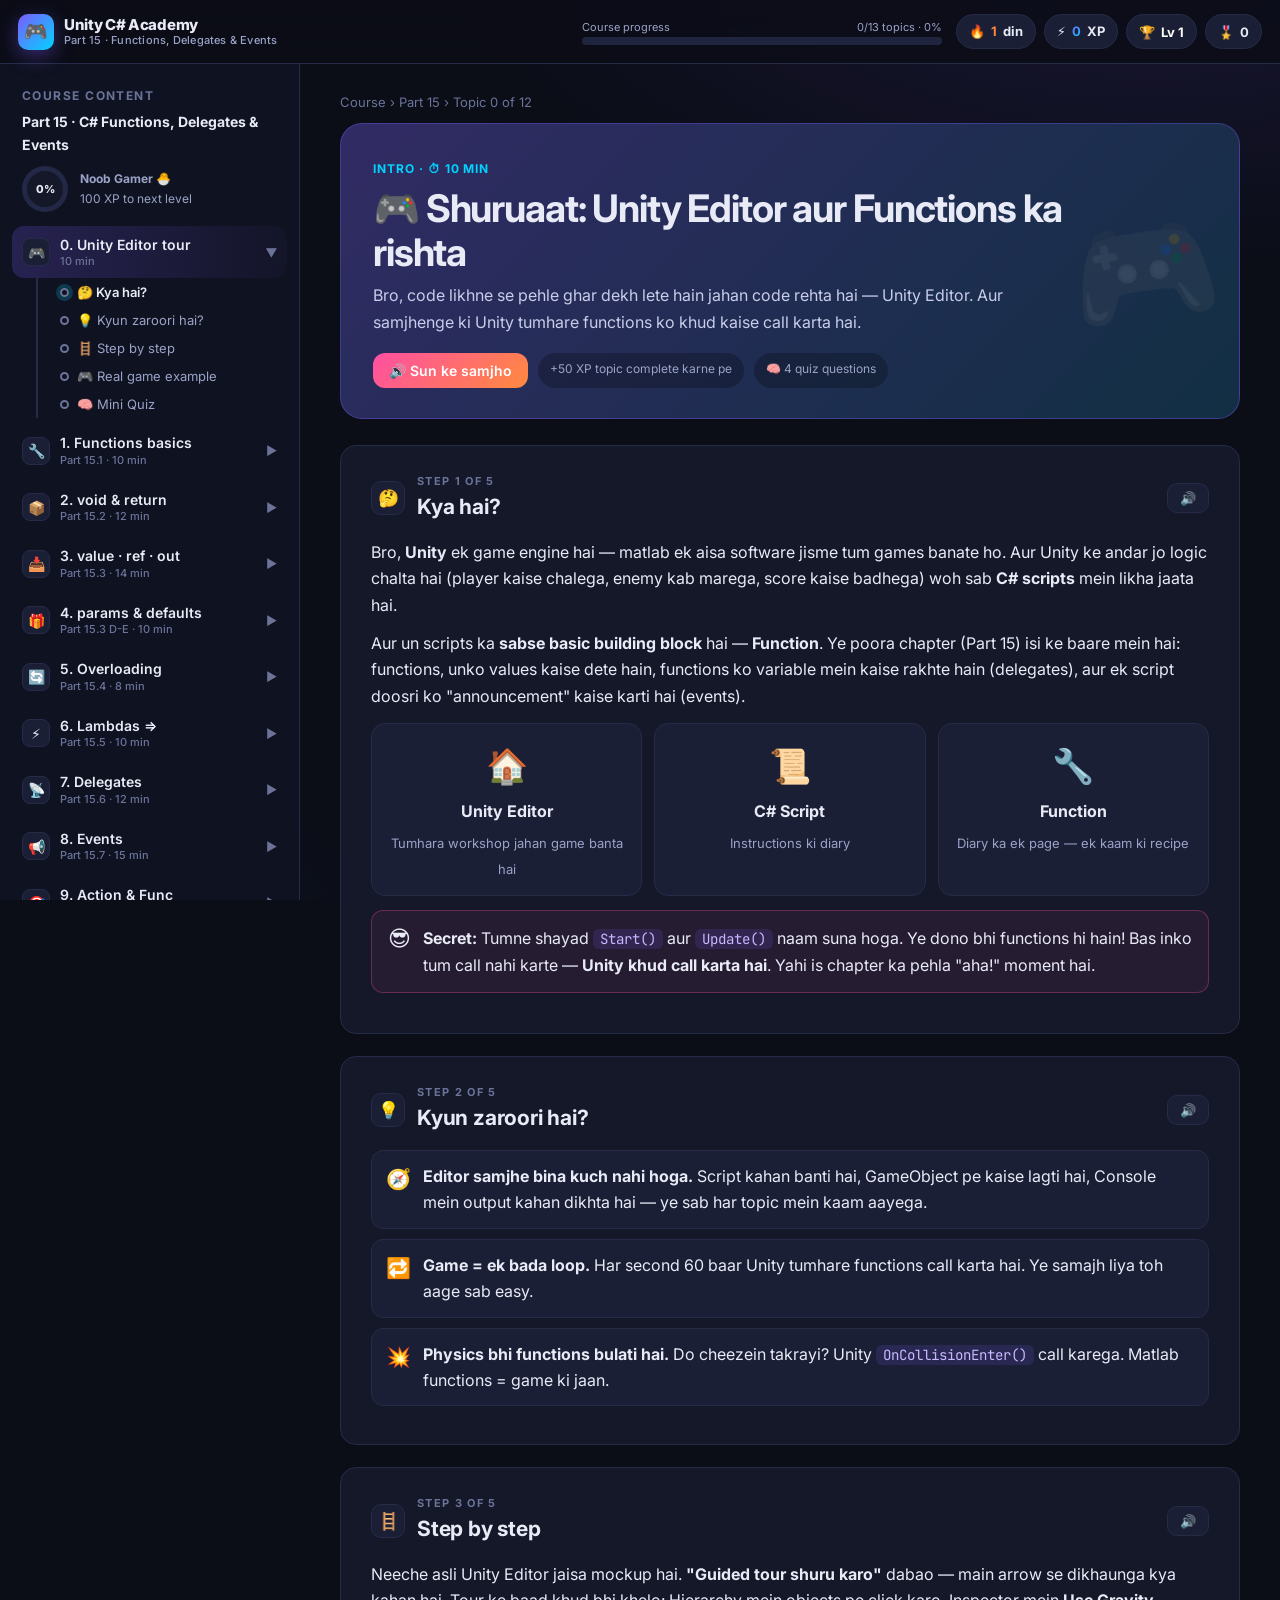
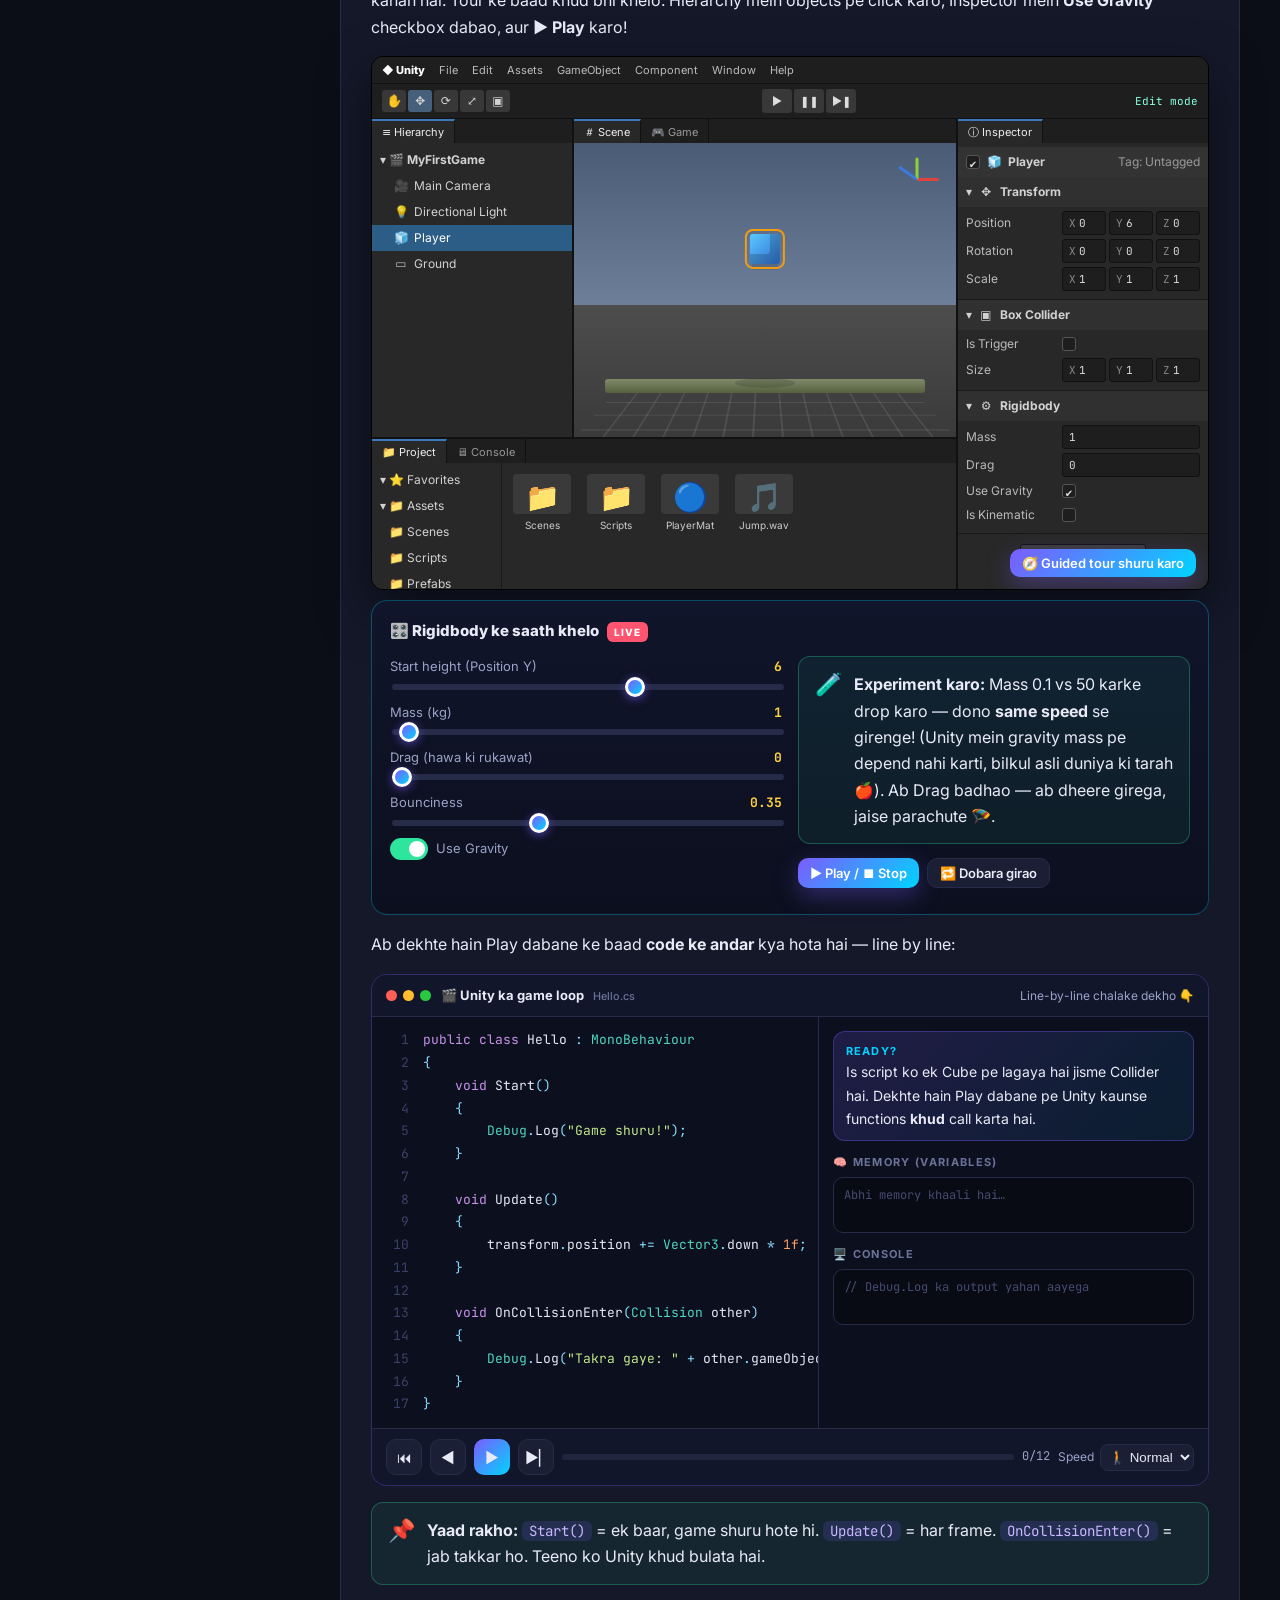
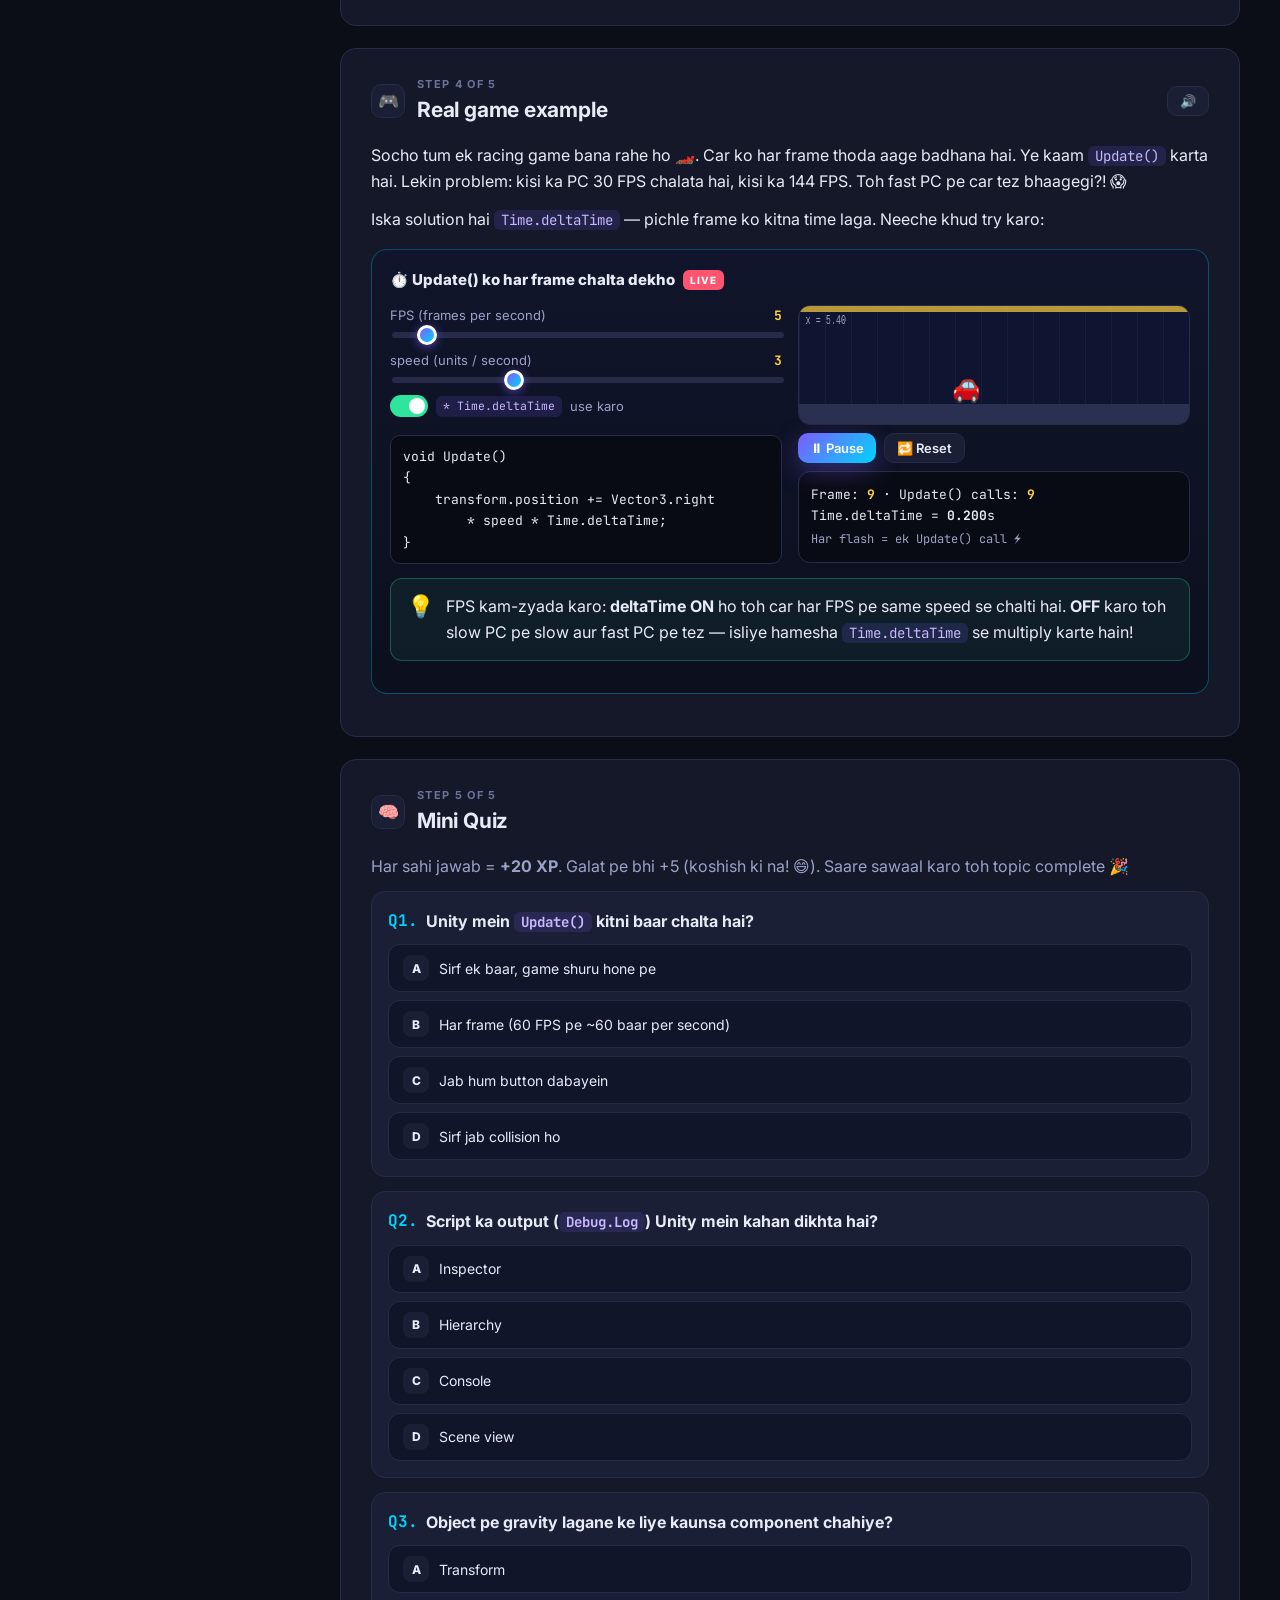
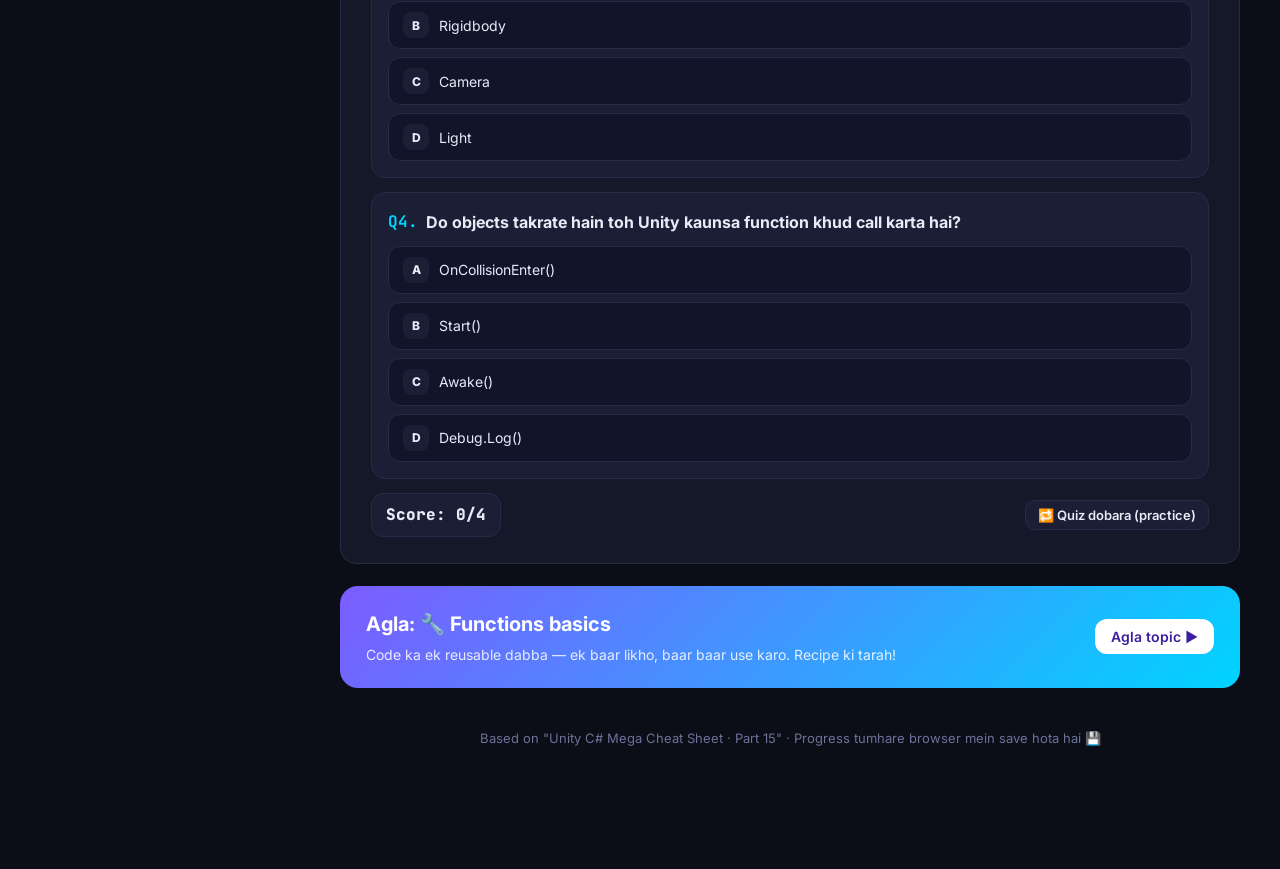
<file: index.html>
<!doctype html>
<html lang="hi-Latn">
<head>
  <meta charset="utf-8">
  <meta name="viewport" content="width=device-width, initial-scale=1">
  <title>Unity C# Functions, Delegates &amp; Events — Interactive Course</title>
  <meta name="description" content="Part 15: C# Functions, Delegates & Events — Hinglish mein animated, interactive Unity course. Beginner friendly.">
  <meta name="theme-color" content="#0b0d17">
  <link rel="icon" href="data:image/svg+xml,<svg xmlns='http://www.w3.org/2000/svg' viewBox='0 0 100 100'><text y='.9em' font-size='90'>🎮</text></svg>">
  <link rel="preconnect" href="https://fonts.googleapis.com">
  <link rel="preconnect" href="https://fonts.gstatic.com" crossorigin>
  <link href="https://fonts.googleapis.com/css2?family=Inter:wght@400;500;600;700;800;900&family=JetBrains+Mono:wght@400;700&display=swap" rel="stylesheet">
  <link rel="stylesheet" href="css/style.css">
</head>
<body>
  <header class="topbar">
    <button class="burger" id="burger" aria-label="Topics menu kholo">☰</button>
    <div class="brand">
      <div class="logo">🎮</div>
      <div class="t">Unity C# Academy<small>Part 15 · Functions, Delegates &amp; Events</small></div>
    </div>
    <div class="top-progress">
      <div class="lbl"><span>Course progress</span><span id="topPct">0%</span></div>
      <div class="bar"><i id="topBar"></i></div>
    </div>
    <div class="stats">
      <div class="chip streak" id="chipStreak" title="Daily streak">🔥 <b id="streakN">0</b><span class="txt">din</span></div>
      <div class="chip xp" id="chipXp" title="XP points">⚡ <b id="xpN">0</b><span class="txt">XP</span></div>
      <button class="chip lvl" id="chipLvl" title="Level details">🏆 <span>Lv <b id="lvlN">1</b></span></button>
      <button class="chip badges-btn" id="chipBadges" title="Badges">🎖️ <b id="badgeN">0</b></button>
    </div>
  </header>

  <nav class="sidebar" id="sidebar" aria-label="Course topics"></nav>
  <div class="scrim" id="scrim"></div>

  <main class="main" id="main"></main>

  <div class="toast-wrap" id="toasts"></div>
  <canvas id="confetti"></canvas>
  <div class="modal-bg" id="modalBg"><div class="modal" id="modal"></div></div>

  <script src="js/engine.js"></script>
  <script src="js/editor.js"></script>
  <script src="js/anims.js"></script>
  <script src="js/demos.js"></script>
  <script src="js/content.js"></script>
  <script src="js/app.js"></script>
</body>
</html>
</file>
<file: css/style.css>
/* ============ THEME ============ */
:root {
  --bg: #0b0d17;
  --bg2: #11142200;
  --panel: #141829;
  --panel2: #1a1f35;
  --line: #262c48;
  --text: #e8eaf6;
  --muted: #9aa3c7;
  --dim: #6b7399;
  --accent: #7c5cff;
  --accent2: #00d4ff;
  --pink: #ff4fa3;
  --green: #2ee59d;
  --yellow: #ffd23f;
  --orange: #ff8a3d;
  --red: #ff5470;
  --grad: linear-gradient(135deg, #7c5cff 0%, #00d4ff 100%);
  --grad2: linear-gradient(135deg, #ff4fa3 0%, #ff8a3d 100%);
  --grad3: linear-gradient(135deg, #2ee59d 0%, #00d4ff 100%);
  --radius: 16px;
  --sidebar: 300px;
  --top: 64px;
  --mono: "JetBrains Mono", ui-monospace, SFMono-Regular, Menlo, Consolas, monospace;
  --sans: "Inter", system-ui, -apple-system, "Segoe UI", Roboto, sans-serif;
  color-scheme: dark;
}
* { box-sizing: border-box; }
html { scroll-behavior: smooth; }
body {
  margin: 0; background: var(--bg); color: var(--text); font-family: var(--sans);
  font-size: 16px; line-height: 1.65; -webkit-font-smoothing: antialiased;
  background-image:
    radial-gradient(1200px 600px at 90% -10%, rgba(124,92,255,.14), transparent 60%),
    radial-gradient(900px 500px at -10% 110%, rgba(0,212,255,.08), transparent 60%);
  background-attachment: fixed;
}
a { color: var(--accent2); }
button { font-family: inherit; cursor: pointer; }
code, .mono { font-family: var(--mono); }
:not(pre) > code {
  background: rgba(124,92,255,.15); color: #c9b8ff; padding: 1px 7px; border-radius: 6px; font-size: .88em;
}
::selection { background: rgba(124,92,255,.45); }
::-webkit-scrollbar { width: 10px; height: 10px; }
::-webkit-scrollbar-thumb { background: #2a3050; border-radius: 10px; }
::-webkit-scrollbar-track { background: transparent; }

/* ============ TOP BAR ============ */
.topbar {
  position: fixed; inset: 0 0 auto 0; height: var(--top); z-index: 50;
  display: flex; align-items: center; gap: 14px; padding: 0 18px;
  background: rgba(11,13,23,.82); backdrop-filter: blur(14px);
  border-bottom: 1px solid var(--line);
}
.burger { display: none; background: none; border: 0; color: var(--text); font-size: 24px; padding: 6px; }
.brand { display: flex; align-items: center; gap: 10px; font-weight: 800; letter-spacing: -.02em; white-space: nowrap; }
.brand .logo {
  width: 36px; height: 36px; border-radius: 10px; background: var(--grad);
  display: grid; place-items: center; font-size: 19px; box-shadow: 0 6px 20px rgba(124,92,255,.4);
}
.brand small { display: block; font-weight: 500; color: var(--muted); font-size: 11px; letter-spacing: .02em; }
.brand .t { line-height: 1.2; font-size: 15px; }
.top-progress { flex: 1; max-width: 360px; margin-left: auto; }
.top-progress .lbl { font-size: 11px; color: var(--muted); display: flex; justify-content: space-between; }
.bar { height: 8px; background: #20253f; border-radius: 99px; overflow: hidden; }
.bar > i { display: block; height: 100%; width: 0; background: var(--grad3); border-radius: 99px; transition: width .8s cubic-bezier(.2,.8,.2,1); }
.stats { display: flex; gap: 8px; }
.chip {
  display: flex; align-items: center; gap: 6px; padding: 6px 12px; border-radius: 99px;
  background: var(--panel2); border: 1px solid var(--line); font-size: 13px; font-weight: 700; white-space: nowrap;
}
.chip.xp b { background: var(--grad); -webkit-background-clip: text; background-clip: text; color: transparent; }
.chip.lvl { cursor: pointer; }
.chip.streak b { color: var(--orange); }
.chip.badges-btn { cursor: pointer; color: var(--text); }
.chip.bump { animation: bump .6s; }
@keyframes bump { 30% { transform: scale(1.25); box-shadow: 0 0 0 6px rgba(124,92,255,.25); } }

/* ============ LAYOUT ============ */
.sidebar {
  position: fixed; top: var(--top); bottom: 0; left: 0; width: var(--sidebar); z-index: 40;
  background: rgba(16,19,34,.96); border-right: 1px solid var(--line); overflow-y: auto; padding: 16px 12px 40px;
  transition: transform .3s;
}
.main { margin-left: var(--sidebar); padding: calc(var(--top) + 28px) 40px 120px; max-width: calc(var(--sidebar) + 1060px); }
.scrim { display: none; }

.side-head { padding: 6px 10px 14px; }
.side-head h4 { margin: 0; font-size: 12px; text-transform: uppercase; letter-spacing: .12em; color: var(--dim); }
.side-head .course-name { font-weight: 700; margin-top: 4px; font-size: 14px; }
.ring-row { display: flex; gap: 12px; align-items: center; margin-top: 10px; }
.ring { --p: 0; width: 46px; height: 46px; border-radius: 50%; display: grid; place-items: center; font-size: 11px; font-weight: 800;
  background: conic-gradient(var(--green) calc(var(--p) * 1%), #222846 0); position: relative; }
.ring::before { content: ""; position: absolute; inset: 5px; border-radius: 50%; background: var(--panel); }
.ring span { position: relative; }
.ring-row .muted { font-size: 12px; }

.topic-item { border-radius: 12px; margin-bottom: 4px; }
.topic-btn {
  width: 100%; display: flex; align-items: center; gap: 10px; padding: 10px; background: none; border: 0;
  color: var(--text); text-align: left; border-radius: 12px; font-size: 14px; font-weight: 600;
}
.topic-btn:hover { background: rgba(255,255,255,.04); }
.topic-item.active > .topic-btn { background: linear-gradient(90deg, rgba(124,92,255,.22), rgba(124,92,255,.04)); }
.topic-btn .num {
  flex: 0 0 28px; height: 28px; border-radius: 8px; display: grid; place-items: center; font-size: 14px;
  background: var(--panel2); border: 1px solid var(--line);
}
.topic-item.done .num { background: var(--green); color: #052; border-color: transparent; font-weight: 900; }
.topic-btn .tt { flex: 1; line-height: 1.3; }
.topic-btn .tt small { display: block; color: var(--dim); font-weight: 500; font-size: 11px; }
.topic-btn .caret { color: var(--dim); transition: transform .2s; font-size: 12px; }
.topic-item.open .caret { transform: rotate(90deg); }
.steps { list-style: none; margin: 0 0 6px 24px; padding: 0 0 0 14px; border-left: 2px solid var(--line); display: none; }
.topic-item.open .steps { display: block; }
.steps li button {
  width: 100%; display: flex; align-items: center; gap: 8px; background: none; border: 0; color: var(--muted);
  padding: 6px 8px; font-size: 13px; text-align: left; border-radius: 8px;
}
.steps li button:hover { color: var(--text); background: rgba(255,255,255,.03); }
.steps li.cur button { color: var(--text); font-weight: 600; }
.steps .dot { width: 9px; height: 9px; border-radius: 50%; border: 2px solid var(--dim); flex: 0 0 9px; }
.steps li.seen .dot { background: var(--accent2); border-color: var(--accent2); }
.steps li.cur .dot { box-shadow: 0 0 0 4px rgba(0,212,255,.2); }

/* ============ TOPIC HEADER ============ */
.crumbs { font-size: 13px; color: var(--dim); margin-bottom: 10px; }
.hero {
  position: relative; overflow: hidden; border-radius: 22px; padding: 30px 32px; margin-bottom: 26px;
  background: linear-gradient(135deg, rgba(124,92,255,.28), rgba(0,212,255,.12)), var(--panel);
  border: 1px solid rgba(124,92,255,.35);
}
.hero::after {
  content: attr(data-icon); position: absolute; right: 20px; top: 50%; transform: translateY(-50%) rotate(-8deg);
  font-size: 120px; opacity: .16; animation: floaty 6s ease-in-out infinite;
}
@keyframes floaty { 50% { transform: translateY(-58%) rotate(4deg); } }
.hero .tag { display: inline-block; font-size: 12px; font-weight: 700; letter-spacing: .08em; text-transform: uppercase; color: var(--accent2); }
.hero h1 { margin: 6px 0 8px; font-size: clamp(26px, 4vw, 38px); line-height: 1.15; letter-spacing: -.03em; max-width: 760px; }
.hero p { margin: 0; color: #c8cdea; max-width: 680px; }
.hero-actions { display: flex; flex-wrap: wrap; gap: 10px; margin-top: 18px; position: relative; z-index: 1; }
.meta-pill { font-size: 12px; color: var(--muted); background: rgba(0,0,0,.25); padding: 6px 12px; border-radius: 99px; }

.btn {
  display: inline-flex; align-items: center; gap: 8px; border: 1px solid var(--line); background: var(--panel2);
  color: var(--text); padding: 9px 16px; border-radius: 12px; font-weight: 600; font-size: 14px; transition: .15s;
}
.btn:hover { border-color: var(--accent); transform: translateY(-1px); }
.btn:active { transform: translateY(1px); }
.btn.primary { background: var(--grad); border: 0; color: #fff; box-shadow: 0 8px 24px rgba(124,92,255,.35); }
.btn.pink { background: var(--grad2); border: 0; color: #fff; }
.btn.green { background: var(--grad3); border: 0; color: #04202a; }
.btn.small { padding: 6px 12px; font-size: 13px; border-radius: 10px; }
.btn.speaking { background: var(--grad2); border-color: transparent; animation: pulse 1.4s infinite; }
@keyframes pulse { 50% { box-shadow: 0 0 0 8px rgba(255,79,163,.15); } }
.btn[disabled] { opacity: .45; pointer-events: none; }

/* ============ SECTIONS ============ */
.section {
  background: var(--panel); border: 1px solid var(--line); border-radius: var(--radius);
  padding: 26px 30px; margin-bottom: 22px; scroll-margin-top: calc(var(--top) + 16px);
  opacity: 0; transform: translateY(18px); transition: opacity .6s, transform .6s;
}
.section.in { opacity: 1; transform: none; }
.sec-head { display: flex; align-items: center; gap: 12px; margin-bottom: 14px; }
.sec-head .badge-n {
  width: 34px; height: 34px; border-radius: 10px; display: grid; place-items: center; font-size: 17px;
  background: var(--panel2); border: 1px solid var(--line);
}
.sec-head h2 { margin: 0; font-size: 21px; letter-spacing: -.01em; }
.sec-head .kicker { font-size: 11px; color: var(--dim); text-transform: uppercase; letter-spacing: .12em; font-weight: 700; }
.section p { margin: 0 0 12px; }
.section ul, .section ol { padding-left: 22px; margin: 0 0 12px; }
.section li { margin-bottom: 6px; }
.reading { background: rgba(255,79,163,.1); border-radius: 8px; box-shadow: -6px 0 0 rgba(255,79,163,.6); transition: background .3s; }

.callout {
  display: flex; gap: 12px; padding: 14px 16px; border-radius: 12px; margin: 14px 0;
  background: rgba(0,212,255,.07); border: 1px solid rgba(0,212,255,.25);
}
.callout .ic { font-size: 22px; line-height: 1.2; }
.callout.warn { background: rgba(255,138,61,.08); border-color: rgba(255,138,61,.35); }
.callout.tip { background: rgba(46,229,157,.07); border-color: rgba(46,229,157,.3); }
.callout.fun { background: rgba(255,79,163,.08); border-color: rgba(255,79,163,.3); }
.callout p:last-child { margin-bottom: 0; }

.analogy-grid { display: grid; grid-template-columns: repeat(auto-fit, minmax(190px, 1fr)); gap: 12px; margin: 14px 0; }
.analogy {
  background: var(--panel2); border: 1px solid var(--line); border-radius: 14px; padding: 14px; text-align: center;
  transition: transform .2s, border-color .2s;
}
.analogy:hover { transform: translateY(-4px) rotate(-1deg); border-color: var(--accent); }
.analogy .e { font-size: 34px; display: block; animation: wiggle 3s ease-in-out infinite; }
.analogy:nth-child(2) .e { animation-delay: .4s; } .analogy:nth-child(3) .e { animation-delay: .8s; }
@keyframes wiggle { 0%, 80%, 100% { transform: none; } 85% { transform: rotate(-12deg) scale(1.1); } 90% { transform: rotate(10deg); } }
.analogy b { display: block; margin: 4px 0; }
.analogy span { font-size: 13px; color: var(--muted); }

.why-list { list-style: none; padding: 0 !important; display: grid; gap: 10px; }
.why-list li { display: flex; gap: 12px; align-items: flex-start; background: var(--panel2); padding: 12px 14px; border-radius: 12px; border: 1px solid var(--line); margin: 0 !important; }
.why-list li .e { font-size: 20px; }

.steps-list { counter-reset: s; list-style: none; padding: 0 !important; }
.steps-list > li { counter-increment: s; position: relative; padding: 2px 0 10px 44px; margin: 0 !important; }
.steps-list > li::before {
  content: counter(s); position: absolute; left: 0; top: 0; width: 30px; height: 30px; border-radius: 50%;
  background: var(--grad); display: grid; place-items: center; font-weight: 800; font-size: 14px; color: #fff;
}
.steps-list > li::after { content: ""; position: absolute; left: 14px; top: 32px; bottom: 0; width: 2px; background: var(--line); }
.steps-list > li:last-child::after { display: none; }

table.cmp { width: 100%; border-collapse: collapse; margin: 12px 0; font-size: 14px; overflow: hidden; border-radius: 12px; }
table.cmp th, table.cmp td { padding: 10px 12px; border-bottom: 1px solid var(--line); text-align: left; }
table.cmp th { background: var(--panel2); color: var(--accent2); font-size: 13px; }
table.cmp tr:hover td { background: rgba(255,255,255,.02); }
.table-wrap { overflow-x: auto; }

/* static code block */
pre.code {
  background: #0d1020; border: 1px solid var(--line); border-radius: 12px; padding: 14px 16px; overflow-x: auto;
  font-family: var(--mono); font-size: 13.5px; line-height: 1.6; margin: 12px 0;
}
.kw { color: #c792ea; } .ty { color: #4fd6be; } .st { color: #c3e88d; } .cm { color: #6b7399; font-style: italic; }
.nu { color: #ff9e64; } .fn { color: #82aaff; } .op { color: #89ddff; }

/* ============ CODE ANIMATOR ============ */
.anim {
  border: 1px solid rgba(124,92,255,.35); border-radius: 16px; overflow: hidden; margin: 16px 0;
  background: #0c0f1e;
}
.anim-head { display: flex; align-items: center; gap: 10px; padding: 10px 14px; background: #12162b; border-bottom: 1px solid var(--line); flex-wrap: wrap; }
.anim-head .dots { display: flex; gap: 6px; }
.anim-head .dots i { width: 11px; height: 11px; border-radius: 50%; background: #ff5f57; }
.anim-head .dots i:nth-child(2) { background: #febc2e; } .anim-head .dots i:nth-child(3) { background: #28c840; }
.anim-head .ttl { font-weight: 700; font-size: 13px; flex: 1; min-width: 140px; }
.anim-head .ttl small { color: var(--dim); font-weight: 500; margin-left: 6px; }
.anim-body { display: grid; grid-template-columns: minmax(0, 1.15fr) minmax(0, 1fr); }
.anim-code { font-family: var(--mono); font-size: 13px; line-height: 1.75; padding: 12px 0; overflow-x: auto; border-right: 1px solid var(--line); counter-reset: ln; }
.anim-code .ln { display: block; padding: 0 14px 0 0; white-space: pre; position: relative; transition: background .25s; border-left: 3px solid transparent; }
.anim-code .ln::before { counter-increment: ln; content: counter(ln); display: inline-block; width: 34px; text-align: right; margin-right: 14px; color: #3a4166; }
.anim-code .ln.cur { background: rgba(255,210,63,.13); border-left-color: var(--yellow); }
.anim-code .ln.cur::before { color: var(--yellow); }
.anim-code .ln.cur::after { content: "◀"; position: absolute; right: 6px; color: var(--yellow); font-size: 11px; animation: nudge .8s infinite; }
@keyframes nudge { 50% { transform: translateX(-4px); } }
.anim-code .ln.past { background: rgba(124,92,255,.05); }
.anim-side { padding: 14px; display: flex; flex-direction: column; gap: 12px; min-width: 0; }
.anim-note {
  background: linear-gradient(135deg, rgba(124,92,255,.18), rgba(0,212,255,.08)); border: 1px solid rgba(124,92,255,.35);
  border-radius: 12px; padding: 10px 12px; font-size: 14px; min-height: 64px;
}
.anim-note.flash { animation: noteIn .45s; }
@keyframes noteIn { from { opacity: 0; transform: translateY(6px); } }
.anim-note .who { font-size: 11px; color: var(--accent2); font-weight: 700; text-transform: uppercase; letter-spacing: .1em; }
.lbl-sm { font-size: 11px; color: var(--dim); text-transform: uppercase; letter-spacing: .12em; font-weight: 700; margin-bottom: 6px; }

.frames { display: flex; flex-direction: column; gap: 10px; }
.frame { border: 1px dashed #36406b; border-radius: 12px; padding: 8px 10px 10px; animation: frameIn .4s; }
.frame.active { border-style: solid; border-color: var(--accent); box-shadow: 0 0 0 3px rgba(124,92,255,.15); }
@keyframes frameIn { from { opacity: 0; transform: scale(.95); } }
.frame-name { font-family: var(--mono); font-size: 12px; color: var(--muted); margin-bottom: 6px; }
.frame.active .frame-name { color: #c9b8ff; }
.vars { display: flex; flex-wrap: wrap; gap: 8px; }
.var {
  background: #182040; border: 1px solid #2d3866; border-radius: 10px; padding: 4px 10px 6px; min-width: 74px;
  font-family: var(--mono);
}
.var .n { font-size: 11px; color: var(--dim); display: flex; gap: 6px; justify-content: space-between; }
.var .n em { font-style: normal; color: #4fd6be; }
.var .v { font-size: 16px; font-weight: 700; color: var(--yellow); }
.var.new { animation: boxIn .5s cubic-bezier(.2,1.6,.4,1); }
@keyframes boxIn { from { opacity: 0; transform: scale(.3) translateY(-10px); } }
.var.changed .v { animation: valPop .7s; }
@keyframes valPop { 0% { color: #fff; transform: scale(1.6); text-shadow: 0 0 14px var(--yellow); } 100% { transform: none; } }
.var.ref { border-color: var(--pink); background: rgba(255,79,163,.12); }
.var.ref .v { color: var(--pink); font-size: 13px; }
.var.linked { box-shadow: 0 0 0 3px rgba(255,79,163,.35); border-color: var(--pink); }
.var.dead { opacity: .4; text-decoration: line-through; }

.console {
  background: #090b14; border: 1px solid var(--line); border-radius: 10px; font-family: var(--mono); font-size: 12px;
  padding: 8px 10px; min-height: 56px; max-height: 150px; overflow-y: auto;
}
.console .l { color: #d7dcf5; padding: 2px 0; border-bottom: 1px solid #141830; display: flex; gap: 8px; }
.console .l::before { content: "ⓘ"; color: #8a93b8; }
.console .l.err { color: #ff8095; } .console .l.err::before { content: "⛔"; }
.console .l.warn { color: #ffd479; } .console .l.warn::before { content: "⚠"; }
.console .l.new { animation: logIn .4s; }
@keyframes logIn { from { opacity: 0; transform: translateX(-10px); background: rgba(255,210,63,.2); } }
.console .empty { color: #444b70; }

.anim-ctrl { display: flex; align-items: center; gap: 8px; padding: 10px 14px; border-top: 1px solid var(--line); background: #12162b; flex-wrap: wrap; }
.anim-ctrl .prog { flex: 1; min-width: 80px; height: 6px; background: #20253f; border-radius: 9px; overflow: hidden; }
.anim-ctrl .prog i { display: block; height: 100%; background: var(--yellow); transition: width .3s; width: 0; }
.anim-ctrl .cnt { font-family: var(--mono); font-size: 12px; color: var(--muted); }
.anim-ctrl label { font-size: 12px; color: var(--muted); display: flex; align-items: center; gap: 6px; }
.icon-btn { width: 36px; height: 36px; border-radius: 10px; border: 1px solid var(--line); background: var(--panel2); color: var(--text); font-size: 15px; display: grid; place-items: center; }
.icon-btn:hover { border-color: var(--accent); }
.icon-btn.play { background: var(--grad); border: 0; }

/* widgets inside animator */
.w-cube { position: relative; height: 140px; border-radius: 12px; overflow: hidden; background:
  linear-gradient(#0000 95%, #ffffff10 0) 0 0/20px 20px, linear-gradient(90deg, #0000 95%, #ffffff10 0) 0 0/20px 20px, #0f1430; border: 1px solid var(--line); }
.w-cube .cube {
  position: absolute; width: 34px; height: 34px; border-radius: 6px; background: linear-gradient(135deg, #00d4ff, #7c5cff);
  box-shadow: 4px 4px 0 #3b2a99, 0 0 20px rgba(0,212,255,.5); transition: left .8s cubic-bezier(.2,.9,.3,1.2), top .8s cubic-bezier(.2,.9,.3,1.2), background .4s;
  display: grid; place-items: center; font-size: 11px; font-weight: 800; color: #fff;
}
.w-cube .axis { position: absolute; left: 6px; bottom: 4px; font-family: var(--mono); font-size: 11px; color: var(--muted); }
.w-cube .pos { position: absolute; right: 8px; top: 6px; font-family: var(--mono); font-size: 11px; color: var(--yellow); }

.w-loop { display: flex; align-items: center; gap: 12px; flex-wrap: wrap; }
.w-loop .items { display: flex; gap: 6px; flex-wrap: wrap; }
.w-loop .it { width: 38px; height: 38px; border-radius: 10px; background: #182040; border: 1px solid #2d3866; display: grid; place-items: center; font-family: var(--mono); font-weight: 700; transition: .3s; }
.w-loop .it.cur { background: var(--yellow); color: #221; transform: translateY(-6px) scale(1.1); box-shadow: 0 6px 16px rgba(255,210,63,.4); }
.w-loop .it.done { opacity: .45; }
.w-loop .counter { font-family: var(--mono); font-size: 13px; background: rgba(255,210,63,.12); border: 1px solid rgba(255,210,63,.35); padding: 6px 10px; border-radius: 10px; color: var(--yellow); }

.w-branch { display: grid; grid-template-columns: 1fr; gap: 6px; font-family: var(--mono); font-size: 12px; }
.w-branch .cond { text-align: center; padding: 6px; border-radius: 10px; background: #182040; border: 1px solid #2d3866; }
.w-branch .paths { display: grid; grid-template-columns: repeat(auto-fit, minmax(80px, 1fr)); gap: 6px; }
.w-branch .path { text-align: center; padding: 8px 4px; border-radius: 10px; border: 1px dashed #36406b; color: var(--dim); position: relative; transition: .3s; }
.w-branch .path.checked { color: var(--muted); border-color: #ff5470aa; }
.w-branch .path.checked::after { content: "✗"; position: absolute; top: -8px; right: -4px; color: var(--red); font-weight: 900; }
.w-branch .path.taken { color: #04202a; background: var(--green); border: 1px solid var(--green); font-weight: 800; animation: boxIn .5s; }
.w-branch .path.taken::after { content: "✓"; position: absolute; top: -8px; right: -4px; color: var(--green); background: #0c0f1e; border-radius: 50%; padding: 0 3px; }

.w-chips { display: flex; flex-wrap: wrap; gap: 6px; align-items: center; }
.w-chips .dname { font-family: var(--mono); font-size: 12px; color: var(--pink); margin-right: 4px; }
.w-chips .c { font-family: var(--mono); font-size: 12px; padding: 5px 10px; border-radius: 99px; background: #182040; border: 1px solid #2d3866; animation: boxIn .4s; }
.w-chips .c.run { background: var(--pink); border-color: var(--pink); color: #fff; transform: scale(1.08); box-shadow: 0 0 16px rgba(255,79,163,.6); }
.w-chips .c.gone { animation: chipOut .5s forwards; }
@keyframes chipOut { to { opacity: 0; transform: scale(.4); } }

.w-bars { display: flex; align-items: flex-end; gap: 6px; height: 110px; padding: 6px; background: #0f1430; border-radius: 10px; border: 1px solid var(--line); }
.w-bars .b { flex: 1; background: linear-gradient(180deg, #00d4ff, #7c5cff); border-radius: 6px 6px 2px 2px; position: relative; transition: height .5s, opacity .5s, background .3s; min-height: 6px; }
.w-bars .b span { position: absolute; top: -18px; left: 0; right: 0; text-align: center; font-family: var(--mono); font-size: 11px; }
.w-bars .b.hl { background: linear-gradient(180deg, #ffd23f, #ff8a3d); }
.w-bars .b.out { opacity: .15; }

.w-flow { display: flex; flex-direction: column; gap: 6px; }
.w-flow .node { display: flex; align-items: center; gap: 8px; padding: 6px 10px; border-radius: 10px; background: #182040; border: 1px solid #2d3866; font-size: 12px; font-family: var(--mono); transition: .3s; }
.w-flow .node.on { background: rgba(46,229,157,.15); border-color: var(--green); box-shadow: 0 0 14px rgba(46,229,157,.25); }
.w-flow .node.off { opacity: .35; }
.w-flow .node .e { font-size: 16px; }
.w-flow .arrow { text-align: center; color: var(--dim); font-size: 12px; line-height: 1; }
.w-flow .arrow.on { color: var(--green); animation: drip .6s infinite; }
@keyframes drip { 50% { transform: translateY(3px); } }

/* ============ DEMOS ============ */
.demo {
  border-radius: 16px; border: 1px solid rgba(0,212,255,.3); background: linear-gradient(180deg, #10152b, #0c0f1e);
  padding: 18px; margin: 16px 0; position: relative;
}
.demo-title { display: flex; align-items: center; gap: 8px; font-weight: 800; margin-bottom: 12px; font-size: 15px; }
.demo-title .live { font-size: 10px; background: var(--red); color: #fff; padding: 2px 7px; border-radius: 6px; letter-spacing: .1em; animation: blink 1.6s infinite; }
@keyframes blink { 50% { opacity: .5; } }
.demo-grid { display: grid; grid-template-columns: minmax(0, 1fr) minmax(0, 1fr); gap: 16px; }
.ctrl { display: flex; flex-direction: column; gap: 4px; margin-bottom: 10px; }
.ctrl label { font-size: 13px; color: var(--muted); display: flex; justify-content: space-between; }
.ctrl label b { color: var(--yellow); font-family: var(--mono); }
input[type=range] { -webkit-appearance: none; appearance: none; width: 100%; height: 6px; border-radius: 9px; background: #262c48; outline: none; }
input[type=range]::-webkit-slider-thumb { -webkit-appearance: none; width: 20px; height: 20px; border-radius: 50%; background: var(--grad); border: 3px solid #fff; cursor: pointer; box-shadow: 0 2px 10px rgba(124,92,255,.6); }
input[type=range]::-moz-range-thumb { width: 16px; height: 16px; border-radius: 50%; background: #7c5cff; border: 3px solid #fff; cursor: pointer; }
.btn-row { display: flex; flex-wrap: wrap; gap: 8px; margin: 8px 0; }
.toggle { display: inline-flex; align-items: center; gap: 8px; font-size: 13px; color: var(--muted); cursor: pointer; user-select: none; }
.toggle input { display: none; }
.toggle .sw { width: 38px; height: 22px; border-radius: 99px; background: #2a3050; position: relative; transition: .2s; flex: 0 0 38px; }
.toggle .sw::after { content: ""; position: absolute; left: 3px; top: 3px; width: 16px; height: 16px; border-radius: 50%; background: #fff; transition: .2s; }
.toggle input:checked + .sw { background: var(--green); }
.toggle input:checked + .sw::after { left: 19px; }
.out-box { background: #090b14; border: 1px solid var(--line); border-radius: 12px; padding: 12px; font-family: var(--mono); font-size: 13px; }
.out-big { font-size: 28px; font-weight: 800; color: var(--yellow); font-family: var(--mono); }
.live-code { font-family: var(--mono); font-size: 13px; background: #090b14; border: 1px solid var(--line); border-radius: 10px; padding: 10px 12px; white-space: pre-wrap; word-break: break-word; }
.stage { position: relative; background: #0f1430; border: 1px solid var(--line); border-radius: 12px; overflow: hidden; }
canvas { display: block; max-width: 100%; }
.hp { height: 14px; background: #2a1a24; border-radius: 99px; overflow: hidden; border: 1px solid #4a2a3a; }
.hp i { display: block; height: 100%; background: var(--green); transition: width .4s, background .4s; }
.machine {
  display: flex; align-items: center; justify-content: center; gap: 10px; flex-wrap: wrap; padding: 14px; border-radius: 14px; background: #0f1430; border: 1px solid var(--line);
}
.machine .box { padding: 14px 18px; border-radius: 14px; background: var(--grad); font-family: var(--mono); font-weight: 700; text-align: center; box-shadow: 0 8px 26px rgba(124,92,255,.35); }
.machine .box.working { animation: shake .5s; }
@keyframes shake { 20% { transform: rotate(-3deg) scale(1.05); } 40% { transform: rotate(3deg); } 60% { transform: rotate(-2deg); } }
.machine .in, .machine .outv { font-family: var(--mono); padding: 8px 12px; border-radius: 10px; background: #182040; border: 1px solid #2d3866; }
.machine .outv { color: var(--yellow); font-weight: 800; }
.flyer { position: absolute; pointer-events: none; font-family: var(--mono); font-weight: 800; color: var(--yellow); z-index: 5; }

.sub-card { background: var(--panel2); border: 1px solid var(--line); border-radius: 12px; padding: 12px; transition: .3s; position: relative; }
.sub-card.ping { border-color: var(--green); box-shadow: 0 0 0 4px rgba(46,229,157,.2); animation: bump .5s; }
.sub-card.off { opacity: .45; filter: grayscale(.6); }
.sub-card h5 { margin: 0 0 6px; font-size: 14px; display: flex; justify-content: space-between; align-items: center; gap: 6px; }
.subs { display: grid; grid-template-columns: repeat(auto-fit, minmax(150px, 1fr)); gap: 10px; }
.radio { position: relative; display: grid; place-items: center; padding: 18px; }
.radio .tower { font-size: 44px; position: relative; z-index: 1; }
.radio .wave { position: absolute; width: 60px; height: 60px; border-radius: 50%; border: 3px solid var(--pink); opacity: 0; }
.radio.cast .wave { animation: wave 1s ease-out; }
.radio.cast .wave:nth-child(2) { animation-delay: .2s; } .radio.cast .wave:nth-child(3) { animation-delay: .4s; }
@keyframes wave { from { opacity: .9; transform: scale(.6); } to { opacity: 0; transform: scale(3.2); } }

.pill-list { display: flex; flex-wrap: wrap; gap: 6px; }
.pill { font-family: var(--mono); font-size: 13px; padding: 6px 10px; border-radius: 10px; background: #182040; border: 1px solid #2d3866; display: inline-flex; gap: 6px; align-items: center; animation: boxIn .35s; }
.pill button { background: none; border: 0; color: var(--red); padding: 0; font-weight: 900; }
.sig { font-family: var(--mono); font-size: 13px; padding: 8px 12px; border-radius: 10px; border: 1px solid var(--line); background: #0f1430; transition: .3s; margin-bottom: 6px; }
.sig.match { border-color: var(--green); background: rgba(46,229,157,.12); box-shadow: 0 0 0 3px rgba(46,229,157,.15); transform: translateX(6px); }
.sig.nope { opacity: .4; }

.timeline { position: relative; height: 54px; background: #0f1430; border: 1px solid var(--line); border-radius: 12px; overflow: hidden; }
.timeline .fill { position: absolute; inset: 0 auto 0 0; width: 0; background: linear-gradient(90deg, rgba(124,92,255,.4), rgba(0,212,255,.4)); }
.timeline .txt { position: absolute; inset: 0; display: grid; place-items: center; font-family: var(--mono); font-weight: 700; }
.enemy-card { display: inline-flex; flex-direction: column; align-items: center; padding: 10px 14px; border-radius: 14px; background: var(--panel2); border: 1px solid var(--line); margin: 4px; animation: boxIn .5s; font-size: 12px; font-family: var(--mono); }
.enemy-card .e { font-size: 30px; }

.bug-btns { display: flex; gap: 6px; flex-wrap: wrap; }
.bug-btns button { width: 46px; height: 46px; border-radius: 12px; border: 1px solid var(--line); background: var(--panel2); color: var(--text); font-weight: 800; font-family: var(--mono); }
.bug-btns button:hover { border-color: var(--accent); }

/* ============ UNITY EDITOR MOCKUP ============ */
.ue {
  --ue-bg: #191919; --ue-panel: #282828; --ue-head: #3c3c3c; --ue-tab: #282828; --ue-line: #111; --ue-text: #d2d2d2; --ue-sel: #2c5d87;
  position: relative; background: var(--ue-bg); border-radius: 12px; overflow: hidden; border: 1px solid #000; margin: 16px 0;
  font-family: "Inter", system-ui, sans-serif; font-size: 12px; color: var(--ue-text); box-shadow: 0 20px 50px rgba(0,0,0,.5);
  user-select: none;
}
.ue-menu { display: flex; gap: 14px; padding: 4px 10px; background: #1e1e1e; border-bottom: 1px solid var(--ue-line); color: #bbb; font-size: 11px; overflow: hidden; white-space: nowrap; }
.ue-menu .u { font-weight: 800; color: #fff; }
.ue-tool { display: flex; align-items: center; justify-content: space-between; padding: 5px 10px; background: #1e1e1e; border-bottom: 1px solid var(--ue-line); gap: 8px; }
.ue-tool .tools { display: flex; gap: 2px; }
.ue-tool .tools span { width: 24px; height: 22px; border-radius: 3px; background: #383838; display: grid; place-items: center; font-size: 12px; }
.ue-tool .tools span.on { background: #46607c; }
.ue-play { display: flex; gap: 2px; }
.ue-play button { width: 30px; height: 24px; border: 0; background: #383838; color: #ddd; border-radius: 3px; font-size: 11px; }
.ue-play button.on { background: #3a79bb; color: #fff; }
.ue-tool .fps { font-family: var(--mono); font-size: 11px; color: #8fd; min-width: 90px; text-align: right; }
.ue-grid {
  display: grid; height: 470px;
  grid-template-columns: 200px minmax(0, 1fr) 250px; grid-template-rows: minmax(0, 1fr) 150px;
  grid-template-areas: "hier view insp" "proj proj insp"; gap: 2px; background: #111;
}
.ue-p { background: var(--ue-panel); display: flex; flex-direction: column; min-height: 0; min-width: 0; position: relative; }
.ue-tabs { display: flex; background: #1e1e1e; height: 24px; flex: 0 0 24px; }
.ue-tabs span { padding: 4px 10px; font-size: 11px; color: #999; border-right: 1px solid #111; cursor: pointer; white-space: nowrap; }
.ue-tabs span.on { background: var(--ue-tab); color: #eee; border-top: 2px solid #3a79bb; padding-top: 2px; }
.ue-body { flex: 1; overflow: auto; padding: 4px 0; min-height: 0; }
.ue-hier { grid-area: hier; } .ue-view { grid-area: view; } .ue-insp { grid-area: insp; } .ue-proj { grid-area: proj; }
.ue-row { padding: 3px 8px; display: flex; align-items: center; gap: 6px; cursor: pointer; white-space: nowrap; }
.ue-row:hover { background: #333; }
.ue-row.sel { background: var(--ue-sel); color: #fff; }
.ue-row .ico { width: 14px; text-align: center; opacity: .9; }
.ue-scene { flex: 1; position: relative; overflow: hidden; background: linear-gradient(#4a5b75, #6e7f99 55%, #4d4d4d 55.2%, #3a3a3a); }
.ue-scene.game { background: linear-gradient(#2b3f63, #5a7bb0 55%, #3b4a2e 55.2%, #2f3b24); }
.ue-scene .gridlines { position: absolute; left: 0; right: 0; bottom: 0; height: 45%; background:
  linear-gradient(#0000 92%, #ffffff18 0) 0 0/30px 30px, linear-gradient(90deg, #0000 92%, #ffffff18 0) 0 0/30px 30px; transform: perspective(300px) rotateX(55deg); transform-origin: bottom; }
.ue-obj { position: absolute; transform: translate(-50%, -50%); }
.ue-cube3d {
  width: 54px; height: 54px; background: linear-gradient(135deg, #e0e0e0, #9aa0a8); border-radius: 3px;
  box-shadow: inset -10px -10px 0 rgba(0,0,0,.18), 0 8px 0 -2px rgba(0,0,0,.1);
}
.ue-cube3d.player { background: linear-gradient(135deg, #5cc8ff, #2f6fd1); }
.ue-ground { position: absolute; left: 8%; right: 8%; height: 14px; background: linear-gradient(#7f8a6a, #56603f); border-radius: 3px; transform: translateX(0); }
.ue-shadow { position: absolute; width: 60px; height: 10px; border-radius: 50%; background: rgba(0,0,0,.35); transform: translate(-50%, -50%); }
.ue-gizmo { position: absolute; right: 10px; top: 10px; width: 54px; height: 54px; }
.ue-gizmo i { position: absolute; left: 25px; top: 25px; height: 3px; width: 22px; transform-origin: 0 50%; border-radius: 2px; }
.ue-gizmo .x { background: #e0433b; } .ue-gizmo .y { background: #8fd13a; transform: rotate(-90deg); } .ue-gizmo .z { background: #3a7be0; transform: rotate(-145deg); }
.ue-sel-out { outline: 2px solid #f39c12; outline-offset: 3px; }
.ue-hit { position: absolute; font-weight: 900; color: #ffd23f; font-size: 14px; text-shadow: 0 2px 6px #000; animation: rise 1s forwards; pointer-events: none; }
@keyframes rise { to { transform: translate(-50%, -60px); opacity: 0; } }
.ue-comp { border-bottom: 1px solid #1a1a1a; }
.ue-comp-h { display: flex; align-items: center; gap: 6px; padding: 5px 8px; background: #303030; font-weight: 700; font-size: 12px; }
.ue-comp-h .ico { width: 16px; text-align: center; }
.ue-comp-b { padding: 4px 8px 8px; display: grid; gap: 4px; }
.ue-f { display: grid; grid-template-columns: 90px minmax(0, 1fr); align-items: center; gap: 6px; }
.ue-f > span:first-child { color: #bbb; white-space: nowrap; overflow: hidden; text-overflow: ellipsis; }
.ue-in { background: #1e1e1e; border: 1px solid #111; border-radius: 3px; padding: 2px 6px; color: #ddd; font-family: var(--mono); font-size: 11px; min-width: 0; overflow: hidden; white-space: nowrap; text-overflow: ellipsis; }
.ue-vec { display: grid; grid-template-columns: repeat(3, minmax(0,1fr)); gap: 3px; }
.ue-vec .ue-in::before { content: attr(data-a); color: #888; margin-right: 3px; }
.ue-chk { width: 14px; height: 14px; border-radius: 3px; background: #1e1e1e; border: 1px solid #555; display: grid; place-items: center; font-size: 10px; cursor: pointer; }
.ue-chk.on::after { content: "✔"; color: #ddd; }
.ue-ref { display: flex; align-items: center; gap: 4px; background: #1e1e1e; border: 1px solid #111; border-radius: 3px; padding: 2px 6px; font-size: 11px; }
.ue-ref.empty { color: #888; font-style: italic; }
.ue-ref.drop { border-color: #3a79bb; box-shadow: 0 0 0 2px #3a79bb88; }
.ue-addc { margin: 10px auto; display: block; background: #3a3a3a; border: 1px solid #111; color: #ddd; padding: 4px 18px; border-radius: 3px; font-size: 11px; }
.ue-proj .ue-body { display: grid; grid-template-columns: 130px minmax(0, 1fr); padding: 0; }
.ue-folders { border-right: 1px solid #1a1a1a; padding: 4px 0; overflow: auto; }
.ue-assets { display: flex; flex-wrap: wrap; gap: 10px; padding: 8px; align-content: flex-start; overflow: auto; }
.ue-asset { width: 64px; text-align: center; font-size: 10px; color: #ccc; cursor: pointer; padding: 3px; border-radius: 4px; }
.ue-asset .th { font-size: 28px; height: 40px; display: grid; place-items: center; background: #3a3a3a; border-radius: 4px; margin-bottom: 3px; }
.ue-asset.sel { background: var(--ue-sel); }
.ue-asset.new { animation: boxIn .5s; }
.ue-console { font-family: var(--mono); font-size: 11px; }
.ue-console .cl { padding: 3px 8px; border-bottom: 1px solid #222; display: flex; gap: 6px; }
.ue-console .cl::before { content: "ⓘ"; color: #aaa; }
.ue-console .cl.w::before { content: "⚠"; color: #ffd23f; }
.ue-console .cl.e { color: #ff8a8a; } .ue-console .cl.e::before { content: "⛔"; }
.ue-console .cl.new { animation: logIn .4s; }
.ue-hint { position: absolute; z-index: 10; pointer-events: none; }
.ue-ring { position: absolute; border: 3px solid #ffd23f; border-radius: 8px; box-shadow: 0 0 0 4000px rgba(0,0,0,.45), 0 0 24px #ffd23f; transition: all .45s cubic-bezier(.2,.9,.3,1); pointer-events: none; z-index: 9; }
.ue-ring::after { content: ""; position: absolute; inset: -8px; border-radius: 12px; border: 2px solid #ffd23f; animation: ringPulse 1.2s infinite; }
@keyframes ringPulse { from { opacity: .9; transform: scale(.96); } to { opacity: 0; transform: scale(1.08); } }
.ue-arrow { position: absolute; z-index: 11; font-size: 34px; transition: all .45s cubic-bezier(.2,.9,.3,1); pointer-events: none; filter: drop-shadow(0 3px 6px #000); }
.ue-arrow span { display: inline-block; animation: arrowBob .8s ease-in-out infinite; }
@keyframes arrowBob { 50% { transform: translate(var(--dx, 0), var(--dy, 6px)); } }
.ue-bubble {
  position: absolute; z-index: 12; width: 280px; max-width: calc(100% - 20px); background: #fff; color: #1a1a2e; border-radius: 12px; padding: 12px 14px;
  font-size: 13px; line-height: 1.5; box-shadow: 0 14px 40px rgba(0,0,0,.6); transition: all .45s cubic-bezier(.2,.9,.3,1); font-family: var(--sans);
}
.ue-bubble b.h { display: block; color: #6a3cff; margin-bottom: 4px; font-size: 14px; }
.ue-bubble .bnav { display: flex; justify-content: space-between; align-items: center; margin-top: 10px; gap: 6px; }
.ue-bubble .bnav button { border: 0; border-radius: 8px; padding: 6px 12px; font-weight: 700; font-size: 12px; background: #eee; color: #222; }
.ue-bubble .bnav button.go { background: #6a3cff; color: #fff; }
.ue-bubble .bnav span { font-size: 11px; color: #777; }
.ue-start {
  position: absolute; inset: auto 12px 12px auto; z-index: 8;
}
.ue-flash { animation: ueFlash 1s; }
@keyframes ueFlash { 30% { background: #3a79bb55; } }
.ue-drag { position: absolute; z-index: 13; background: #3a79bb; color: #fff; padding: 3px 8px; border-radius: 4px; font-size: 11px; transition: all 1s ease-in-out; pointer-events: none; box-shadow: 0 6px 16px #0008; }

/* ============ QUIZ ============ */
.quiz-q { background: var(--panel2); border: 1px solid var(--line); border-radius: 14px; padding: 16px; margin-bottom: 14px; }
.quiz-q h4 { margin: 0 0 10px; font-size: 16px; display: flex; gap: 8px; }
.quiz-q h4 .qn { color: var(--accent2); font-family: var(--mono); }
.opts { display: grid; gap: 8px; }
.opt {
  text-align: left; background: #11152a; border: 1px solid var(--line); color: var(--text); padding: 10px 14px; border-radius: 12px;
  font-size: 14px; display: flex; gap: 10px; align-items: center; transition: .15s;
}
.opt:hover:not([disabled]) { border-color: var(--accent); transform: translateX(4px); }
.opt .k { width: 26px; height: 26px; border-radius: 8px; background: var(--panel2); display: grid; place-items: center; font-weight: 800; font-size: 12px; flex: 0 0 26px; }
.opt.right { border-color: var(--green); background: rgba(46,229,157,.12); }
.opt.right .k { background: var(--green); color: #032; }
.opt.wrong { border-color: var(--red); background: rgba(255,84,112,.12); animation: shakeX .4s; }
.opt.wrong .k { background: var(--red); }
@keyframes shakeX { 25% { transform: translateX(-6px); } 75% { transform: translateX(6px); } }
.opt[disabled] { cursor: default; }
.why { margin-top: 10px; padding: 10px 12px; border-radius: 10px; font-size: 14px; background: rgba(0,212,255,.07); border: 1px solid rgba(0,212,255,.25); animation: noteIn .4s; }
.quiz-foot { display: flex; align-items: center; justify-content: space-between; gap: 10px; flex-wrap: wrap; margin-top: 8px; }
.score-pill { font-weight: 800; font-family: var(--mono); padding: 8px 14px; border-radius: 12px; background: var(--panel2); border: 1px solid var(--line); }

.next-card { display: flex; align-items: center; justify-content: space-between; gap: 16px; flex-wrap: wrap; padding: 22px 26px; border-radius: 18px; background: var(--grad); color: #fff; margin-top: 10px; }
.next-card h3 { margin: 0; font-size: 20px; }
.next-card p { margin: 2px 0 0; opacity: .85; font-size: 14px; }
.next-card .btn { background: #fff; color: #3b1f9e; border: 0; }

/* ============ MODALS / TOAST / CONFETTI ============ */
.toast-wrap { position: fixed; right: 18px; bottom: 18px; z-index: 200; display: flex; flex-direction: column; gap: 8px; align-items: flex-end; pointer-events: none; }
.toast { background: #1d2340; border: 1px solid var(--accent); padding: 10px 16px; border-radius: 12px; font-weight: 700; font-size: 14px; box-shadow: 0 10px 30px rgba(0,0,0,.5); animation: toastIn .4s cubic-bezier(.2,1.4,.4,1), toastOut .4s 2.6s forwards; }
.toast.badge { border-color: var(--yellow); background: linear-gradient(135deg, #2b2340, #1d2340); }
@keyframes toastIn { from { transform: translateX(120%); } }
@keyframes toastOut { to { opacity: 0; transform: translateY(10px); } }
.xp-float { position: fixed; z-index: 210; font-weight: 900; font-size: 18px; color: var(--yellow); pointer-events: none; text-shadow: 0 2px 10px #000; animation: xpUp 1.2s forwards; }
@keyframes xpUp { to { transform: translateY(-70px) scale(1.3); opacity: 0; } }
#confetti { position: fixed; inset: 0; pointer-events: none; z-index: 300; width: 100%; height: 100%; }
.modal-bg { position: fixed; inset: 0; background: rgba(5,6,12,.7); backdrop-filter: blur(6px); z-index: 250; display: none; place-items: center; padding: 16px; }
.modal-bg.show { display: grid; animation: noteIn .3s; }
.modal { background: var(--panel); border: 1px solid var(--line); border-radius: 22px; padding: 28px; max-width: 520px; width: 100%; text-align: center; max-height: 90vh; overflow-y: auto; animation: boxIn .5s cubic-bezier(.2,1.4,.4,1); }
.modal .big { font-size: 64px; line-height: 1; animation: trophy 1.5s ease-in-out infinite; display: inline-block; }
@keyframes trophy { 50% { transform: translateY(-8px) rotate(6deg) scale(1.08); } }
.modal h2 { margin: 12px 0 6px; font-size: 26px; }
.modal p { color: var(--muted); margin: 0 0 16px; }
.modal .reward { display: flex; justify-content: center; gap: 10px; margin-bottom: 18px; flex-wrap: wrap; }
.badge-grid { display: grid; grid-template-columns: repeat(auto-fill, minmax(130px, 1fr)); gap: 10px; text-align: center; margin: 14px 0; }
.bdg { padding: 14px 8px; border-radius: 14px; background: var(--panel2); border: 1px solid var(--line); }
.bdg .e { font-size: 34px; display: block; }
.bdg b { display: block; font-size: 13px; margin-top: 4px; }
.bdg small { color: var(--dim); font-size: 11px; line-height: 1.3; display: block; margin-top: 3px; }
.bdg.locked { opacity: .35; filter: grayscale(1); }
.bdg.got { border-color: var(--yellow); box-shadow: 0 0 18px rgba(255,210,63,.18); }
.lvl-list { text-align: left; display: grid; gap: 6px; margin: 12px 0; }
.lvl-list div { display: flex; justify-content: space-between; padding: 8px 12px; border-radius: 10px; background: var(--panel2); font-size: 14px; }
.lvl-list div.me { border: 1px solid var(--accent); background: rgba(124,92,255,.15); }

.welcome-card { display: flex; gap: 14px; align-items: center; padding: 14px 18px; border-radius: 14px; background: rgba(46,229,157,.08); border: 1px solid rgba(46,229,157,.3); margin-bottom: 18px; flex-wrap: wrap; }
.muted { color: var(--muted); }
.mt0 { margin-top: 0; }
.footer { color: var(--dim); font-size: 13px; text-align: center; margin-top: 40px; }

/* ============ RESPONSIVE ============ */
@media (max-width: 1100px) {
  .ue-grid { grid-template-columns: 160px minmax(0, 1fr) 210px; }
}
@media (max-width: 960px) {
  :root { --sidebar: 290px; }
  .burger { display: block; }
  .sidebar { transform: translateX(-105%); box-shadow: 20px 0 50px rgba(0,0,0,.5); }
  body.nav-open .sidebar { transform: none; }
  body.nav-open .scrim { display: block; position: fixed; inset: 0; z-index: 35; background: rgba(0,0,0,.5); }
  .main { margin-left: 0; padding: calc(var(--top) + 18px) 16px 100px; }
  .top-progress { display: none; }
  .anim-body { grid-template-columns: 1fr; }
  .anim-code { border-right: 0; border-bottom: 1px solid var(--line); max-height: 300px; overflow: auto; }
  .demo-grid { grid-template-columns: 1fr; }
  .ue-grid { height: auto; grid-template-columns: 1fr 1fr; grid-template-rows: 260px 200px 170px; grid-template-areas: "view view" "hier insp" "proj proj"; }
}
@media (max-width: 600px) {
  .brand .t small, .chip .txt { display: none; }
  .brand .t { font-size: 13px; }
  .stats { gap: 5px; margin-left: auto; }
  .chip { padding: 5px 8px; font-size: 12px; }
  .topbar { gap: 8px; padding: 0 10px; }
  .section { padding: 20px 16px; }
  .hero { padding: 22px 18px; }
  .hero::after { font-size: 80px; right: -6px; }
  .demo { padding: 14px 12px; }
  .ue-grid { grid-template-columns: 1fr; grid-template-rows: 240px 150px 230px 160px; grid-template-areas: "view" "hier" "insp" "proj"; }
  .ue-menu span:nth-child(n+6) { display: none; }
  .ue-tool .tools span:nth-child(n+4) { display: none; }
  .ue-proj .ue-body { grid-template-columns: 90px minmax(0,1fr); }
  .ue-bubble { width: 240px; }
  .anim-code { font-size: 12px; }
  .anim-code .ln::before { width: 24px; margin-right: 8px; }
}
@media (prefers-reduced-motion: reduce) {
  *, *::before, *::after { animation-duration: .01ms !important; animation-iteration-count: 1 !important; transition-duration: .01ms !important; }
}
.ue-bubble code { background: #efeaff; color: #4b22d6; }
@media (max-width: 440px) {
  .brand .t { display: none; }
}
</file>
